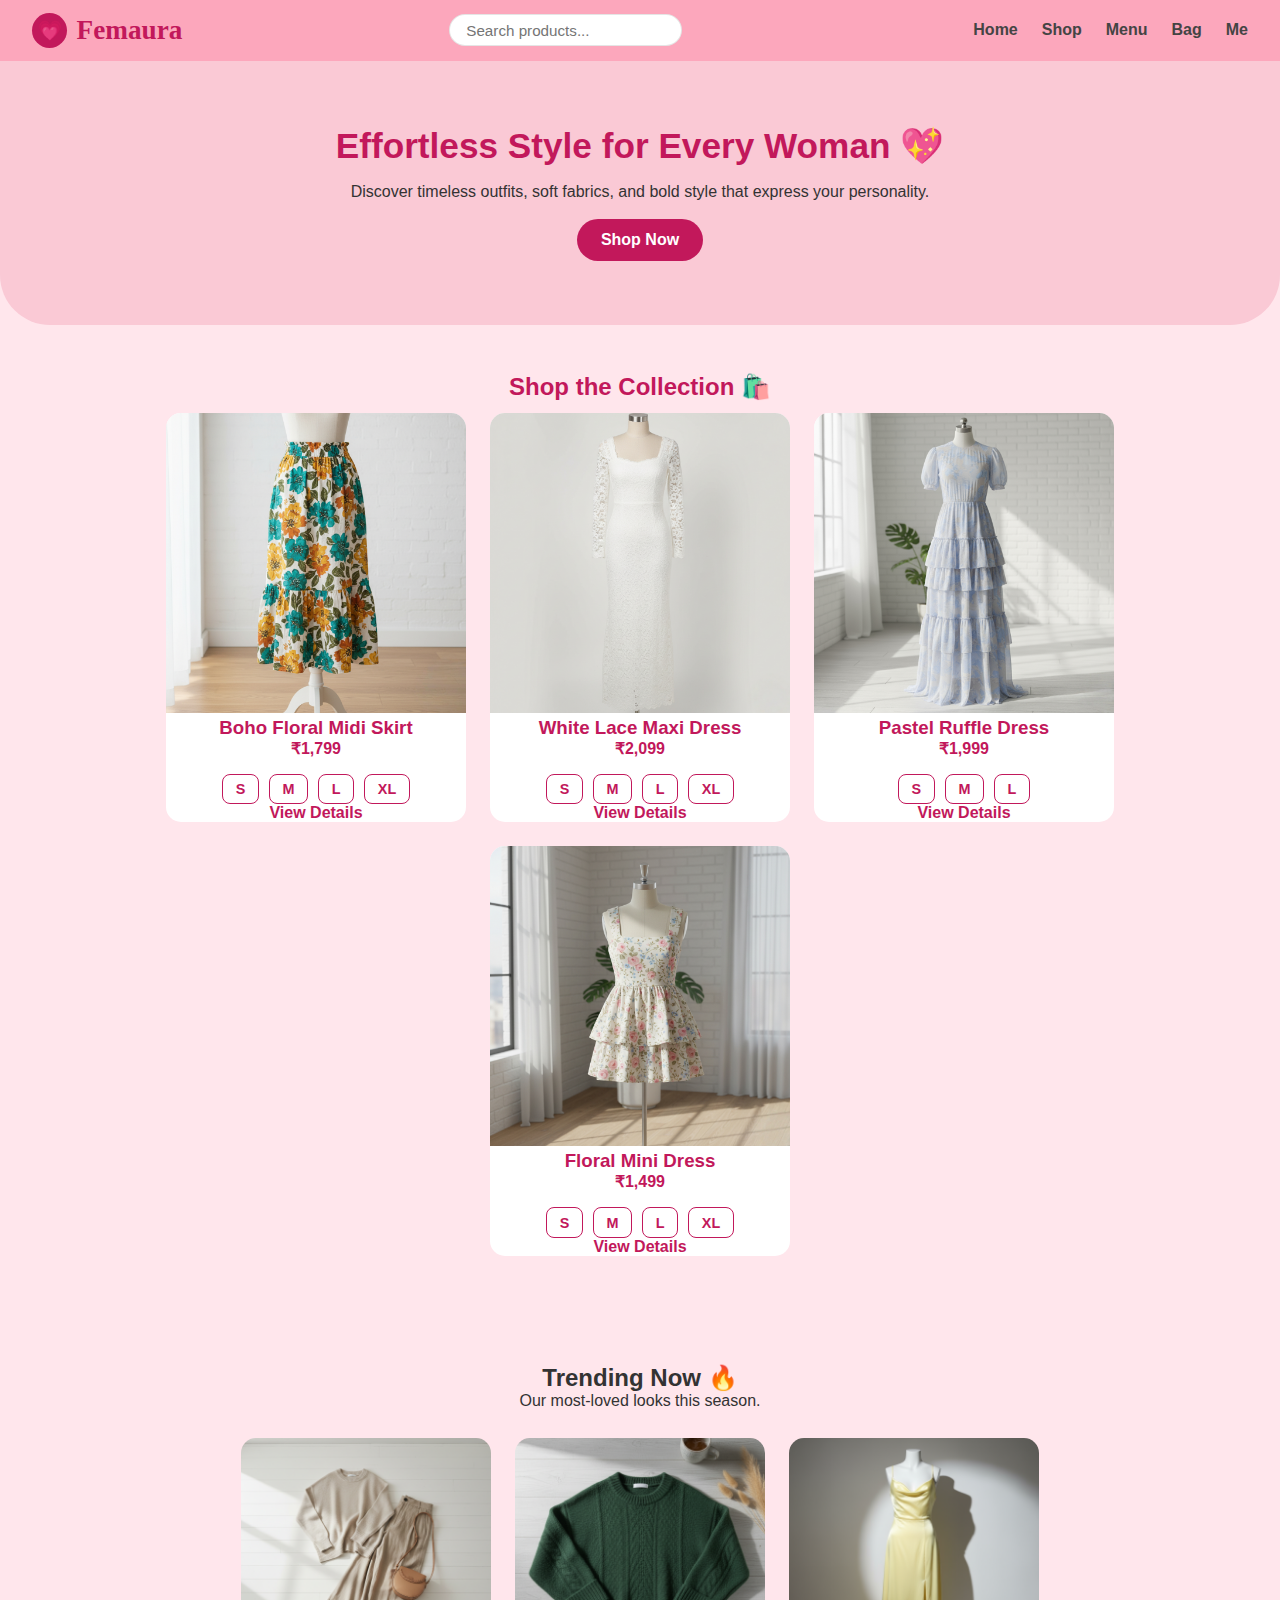
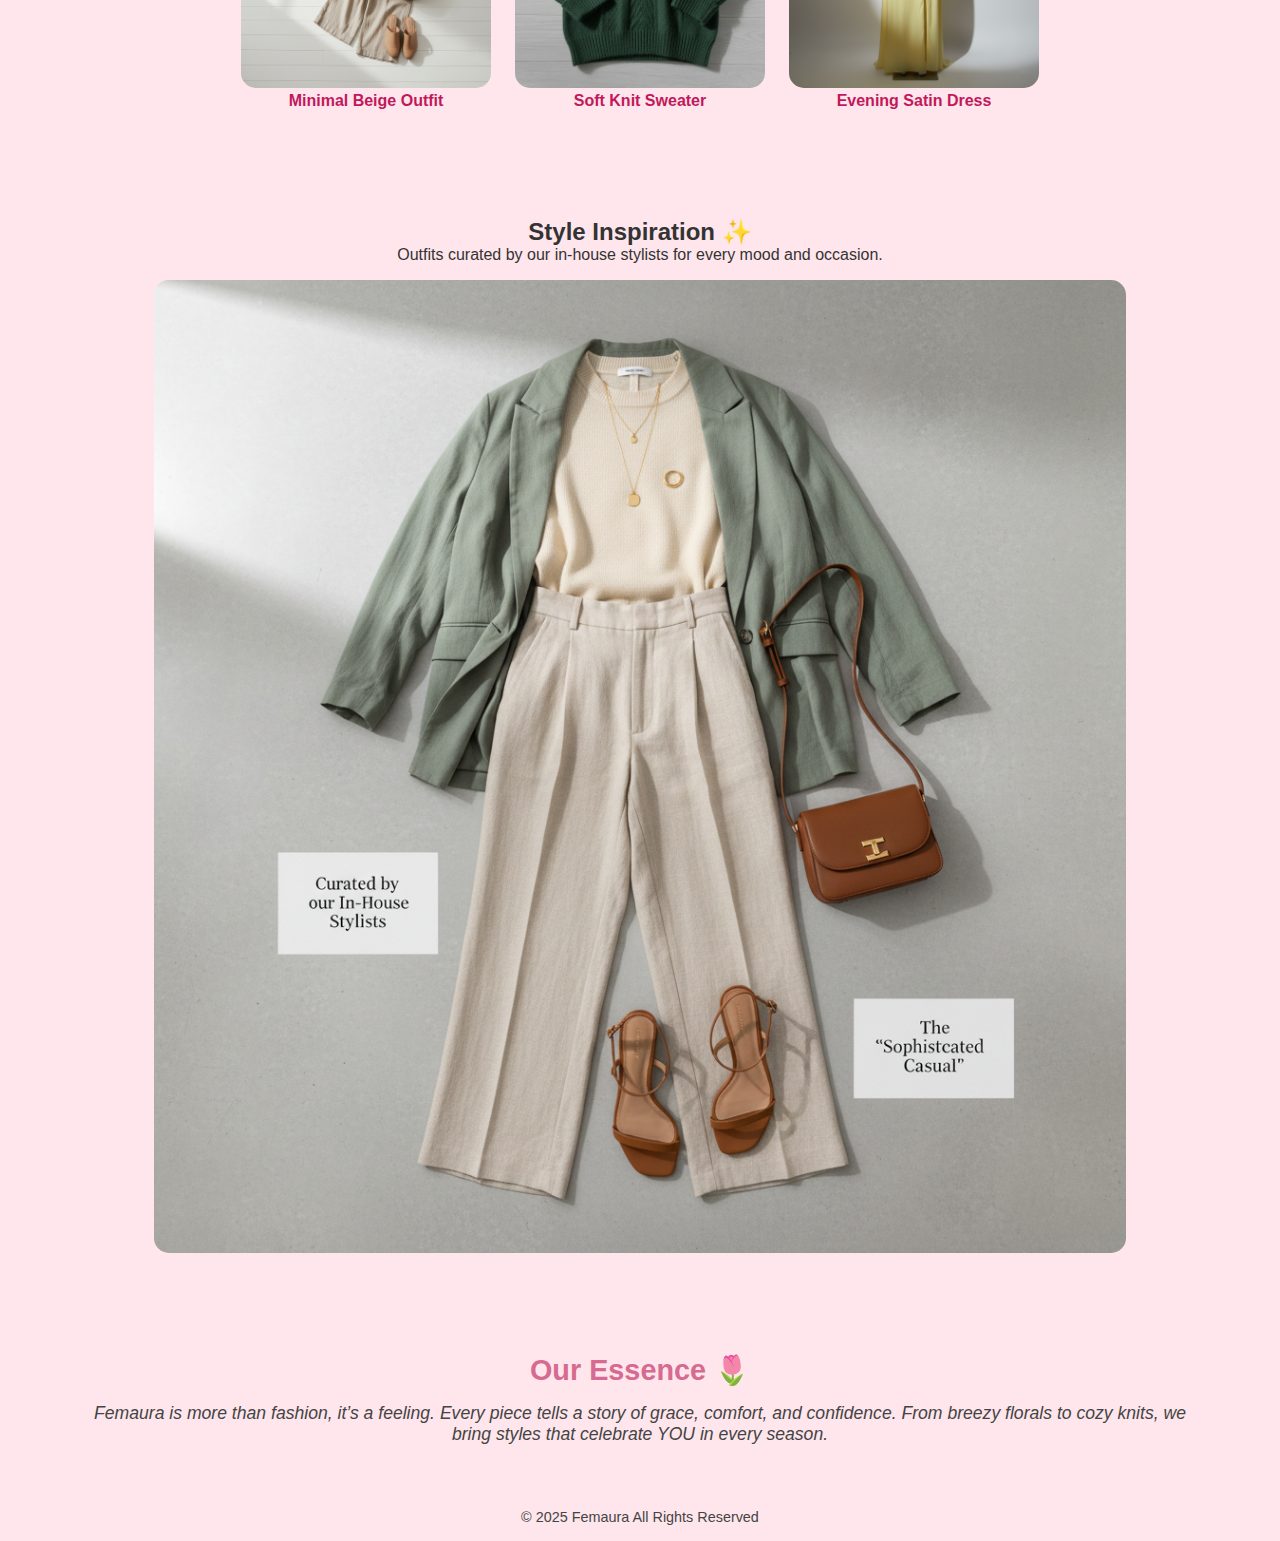
<file: index.html>
<!DOCTYPE html>
<html lang="en">
<head>
  <meta charset="UTF-8" >
  <meta name="viewport" content="width=device-width, initial-scale=1.0">
  <title>Femaura Women's Clothing </title>
  <link rel="stylesheet" href="style.css" >
  
</head>
<body>
  <header>
    <div class="logo">
      <div class="logo-badge">💗</div>
      <h1>Femaura</h1>
    </div>

    <form class="search-bar" >
      <input type="text" placeholder="Search products..." >
    </form>

    <nav>
      <ul>
        <li><a href="index.html" >Home</a></li>
        <li><a href="#shop">Shop</a></li>
        <li><a href="#menu">Menu</a></li>
        <li><a href="#bag">Bag</a></li>
        <li><a href="#me">Me</a></li>
      </ul>
    </nav>
  </header>

  <main>

    <section class="hero">
      <h2>Effortless Style for Every Woman 💖</h2>
      <p>Discover timeless outfits, soft fabrics, and bold style that express your personality.</p><br>
      <a href="#shop" class="btn">Shop Now</a>
    </section>
    
    <section id="shop" class="product-gallery">
      <h2>Shop the Collection 🛍️</h2>
      <div class="products">
        <article class="product-card">
          <a href="product.html" class="btn-secondary">
          <img src="bohoskirt.png" alt="Boho Floral Midi Skirt">
          <h3>Boho Floral Midi Skirt</h3>
          <p>₹1,799</p>
          <div class="sizes"><span>S</span><span>M</span><span>L</span><span>XL</span></div>
          <a href="product.html" class="btn-secondary">View Details</a>
        </article>

        <article class="product-card">
          <a href="product1.html" class="btn-secondary">
          <img src="whitelacedress.png" alt="White Lace Maxi Dress">
          <h3>White Lace Maxi Dress</h3>
          <p>₹2,099</p>
          <div class="sizes"><span>S</span><span>M</span><span>L</span><span>XL</span></div>
          <a href="product1.html" class="btn-secondary">View Details</a>
        </article>

        <article class="product-card">
          <a href="product2.html" class="btn-secondary">
          <img src="ruffledress.png" alt="Pastel Ruffle Dress">
          <h3>Pastel Ruffle Dress</h3>
          <p>₹1,999</p>
          <div class="sizes"><span>S</span><span>M</span><span>L</span></div>
          <a href="product2.html" class="btn-secondary">View Details</a>
        </article>

        <article class="product-card">
           <a href="product3.html" class="btn-secondary">
          <img src="minidress.png" alt="Floral Mini Dress">
          <h3>Floral Mini Dress</h3>
          <p>₹1,499</p>
          <div class="sizes"><span>S</span><span>M</span><span>L</span><span>XL</span></div>
          <a href="product3.html" class="btn-secondary">View Details</a>
        </article>
      </div>
    </section>
    <section id="menu" class="trending">
      <h2>Trending Now 🔥</h2>
      <p>Our most-loved looks this season.</p>
      <div class="trend-grid">
        <div class="trend-item">
          <a href="product4.html" class="btn-secondary">
            <img src="beige (2).png" alt="Minimal Beige Outfit">
            <h4>Minimal Beige Outfit</h4>
          </a>
        </div>
        <div class="trend-item">
          <a href="product5.html" class="btn-secondary">
           <img src="knitsweater.png" alt="Soft Knit Sweater">
           <h4>Soft Knit Sweater</h4>
          </a>
        </div>
        <div class="trend-item">
          <a href="product6.html" class="btn-secondary">
           <img src="satindress.png" alt="Evening Satin Dress">
           <h4>Evening Satin Dress</h4>
          </a>
        </div>
      </div>
    </section>


    <section  class="inspo">
      <h2>Style Inspiration ✨</h2>
      <p>Outfits curated by our in-house stylists for every mood and occasion.</p>
      <img src="outfitss.png" alt="Style Inspiration">
    </section>
    <section  class="story">
      <div class="story-text">
         <h2>Our Essence 🌷</h2>
            <p>
      Femaura is more than fashion, it’s a feeling.  
      Every piece tells a story of grace, comfort, and confidence.  
      From breezy florals to cozy knits, we bring styles that celebrate YOU in every season.
           </p>
      </div>
     </section>
  </main>

  <footer>
    <p>© 2025 Femaura  All Rights Reserved</p>
  </footer>
</body>
</html>
</file>
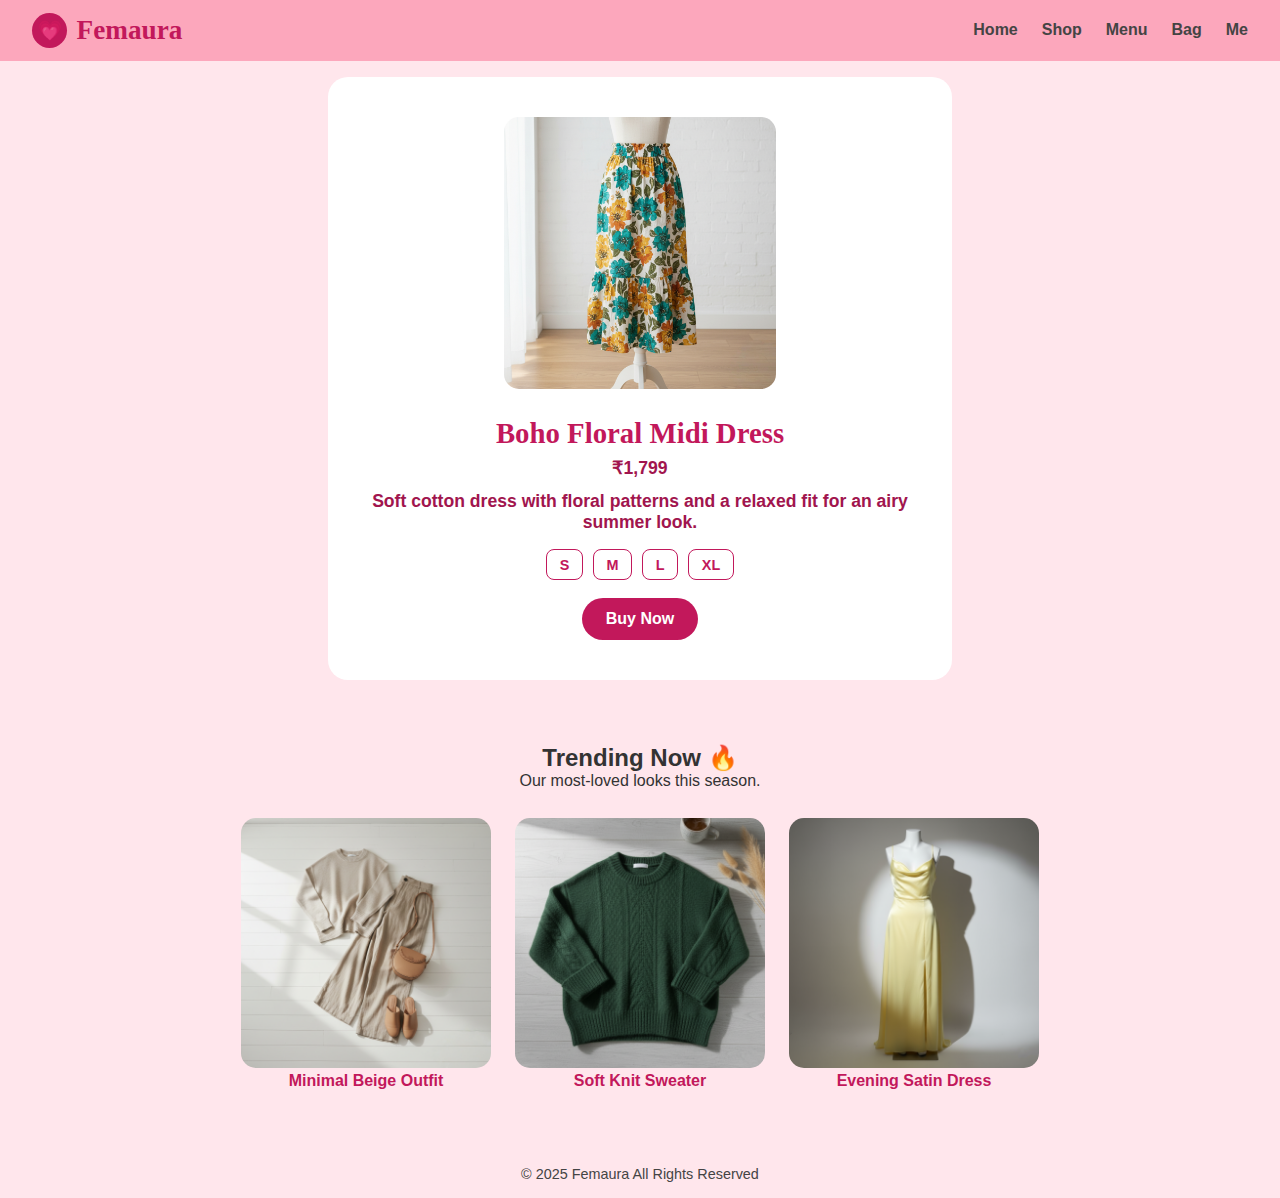
<file: product.html>
<!DOCTYPE html>
<html lang="en">
<head>
  <meta charset="UTF-8" >
  <meta name="viewport" content="width=device-width, initial-scale=1.0">
  <title>Boho Floral Midi Dress  Femaura</title>
  <link rel="stylesheet" href="style.css" >
</head>
<body>
  <header>
    <div class="logo">
      <div class="logo-badge">💗</div>
      <h1>Femaura</h1>
    </div>
    <nav>
      <ul>
        <li><a href="index.html" >Home</a></li>
        <li><a href="#shop">Shop</a></li>
        <li><a href="#menu">Menu</a></li>
        <li><a href="#bag">Bag</a></li>
        <li><a href="#me">Me</a></li>
      </ul>
    </nav>
  </header>
  <main>
   <div class="product-page">
    <div class="product-detail">
      <img src="bohoskirt.png" alt="Boho Floral Midi Dress">
      <h2>Boho Floral Midi Dress</h2>
      <p>₹1,799</p>
      <p>Soft cotton dress with floral patterns and a relaxed fit for an airy summer look.</p>
      <div class="sizes"><span>S</span><span>M</span><span>L</span><span>XL</span></div><br>
      <div class="btn">Buy Now</div>
    </div>
   </div>
       <section id="menu" class="trending">
      <h2>Trending Now 🔥</h2>
      <p>Our most-loved looks this season.</p>
      <div class="trend-grid">
        <div class="trend-item">
          <a href="product4.html" class="btn-secondary">
            <img src="beige (2).png" alt="Minimal Beige Outfit">
            <h4>Minimal Beige Outfit</h4>
          </a>
        </div>
        <div class="trend-item">
          <a href="product5.html" class="btn-secondary">
           <img src="knitsweater.png" alt="Soft Knit Sweater">
           <h4>Soft Knit Sweater</h4>
          </a>
        </div>
        <div class="trend-item">
          <a href="product6.html" class="btn-secondary">
           <img src="satindress.png" alt="Evening Satin Dress">
           <h4>Evening Satin Dress</h4>
          </a>
        </div>
      </div>
    </section>
  </main>
  <footer>
    <p>© 2025 Femaura  All Rights Reserved</p>
  </footer>
</body>
</html>
</file>
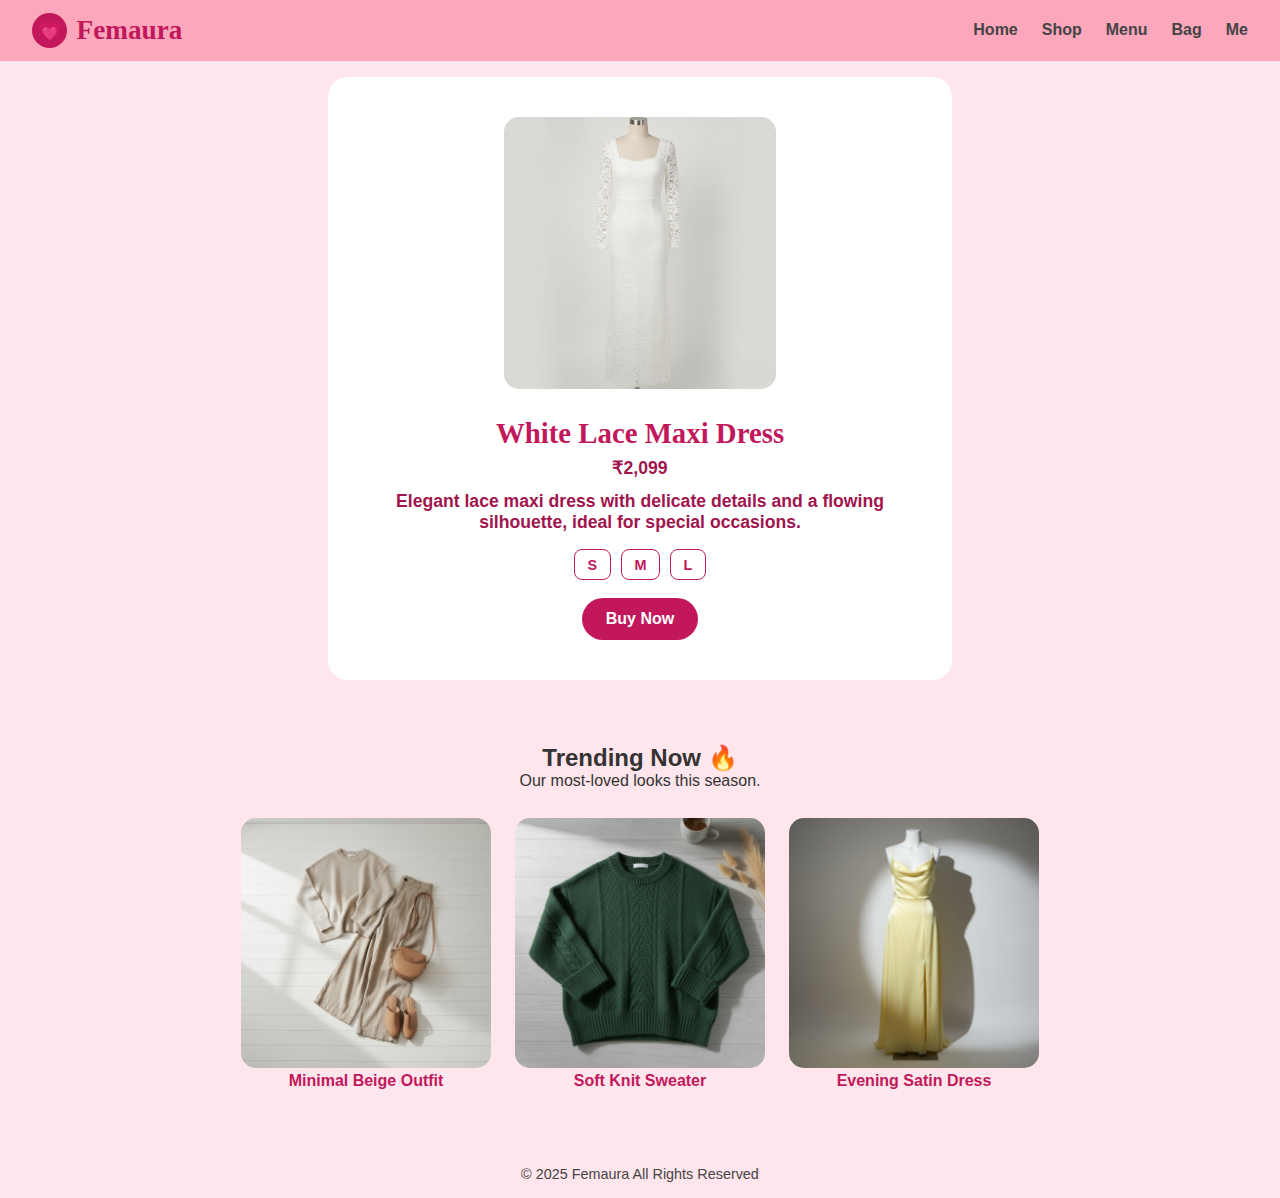
<file: product1.html>
<!DOCTYPE html>
<html lang="en">
<head>
  <meta charset="UTF-8" >
  <meta name="viewport" content="width=device-width, initial-scale=1.0">
  <title>White Lace Maxi Dress  Femaura</title>
  <link rel="stylesheet" href="style.css" >
</head>
<body>
  <header>
    <div class="logo">
      <div class="logo-badge">💗</div>
      <h1>Femaura</h1>
    </div>
    <nav>
      <ul>
        <li><a href="index.html" >Home</a></li>
        <li><a href="#shop">Shop</a></li>
        <li><a href="#menu">Menu</a></li>
        <li><a href="#bag">Bag</a></li>
        <li><a href="#me">Me</a></li>
      </ul>
    </nav>
  </header>
  <main>
   <div class="product-page">
    <div class="product-detail">
      <img src="whitelacedress.png" alt="White Lace Maxi Dress">
      <h2>White Lace Maxi Dress</h2>
      <p>₹2,099</p>
      <p>Elegant lace maxi dress with delicate details and a flowing silhouette, ideal for special occasions.</p>
      <div class="sizes"><span>S</span><span>M</span><span>L</span></div><br>
      <div class="btn">Buy Now</div><br>
    </div>
   </div>
       <section id="menu" class="trending">
      <h2>Trending Now 🔥</h2>
      <p>Our most-loved looks this season.</p>
      <div class="trend-grid">
        <div class="trend-item">
          <a href="product4.html" class="btn-secondary">
            <img src="beige (2).png" alt="Minimal Beige Outfit">
            <h4>Minimal Beige Outfit</h4>
          </a>
        </div>
        <div class="trend-item">
          <a href="product5.html" class="btn-secondary">
           <img src="knitsweater.png" alt="Soft Knit Sweater">
           <h4>Soft Knit Sweater</h4>
          </a>
        </div>
        <div class="trend-item">
          <a href="product6.html" class="btn-secondary">
           <img src="satindress.png" alt="Evening Satin Dress">
           <h4>Evening Satin Dress</h4>
          </a>
        </div>
      </div>
    </section>
  </main>

  <footer>
    <p>© 2025 Femaura  All Rights Reserved</p>
  </footer>
</body>
</html>
</file>
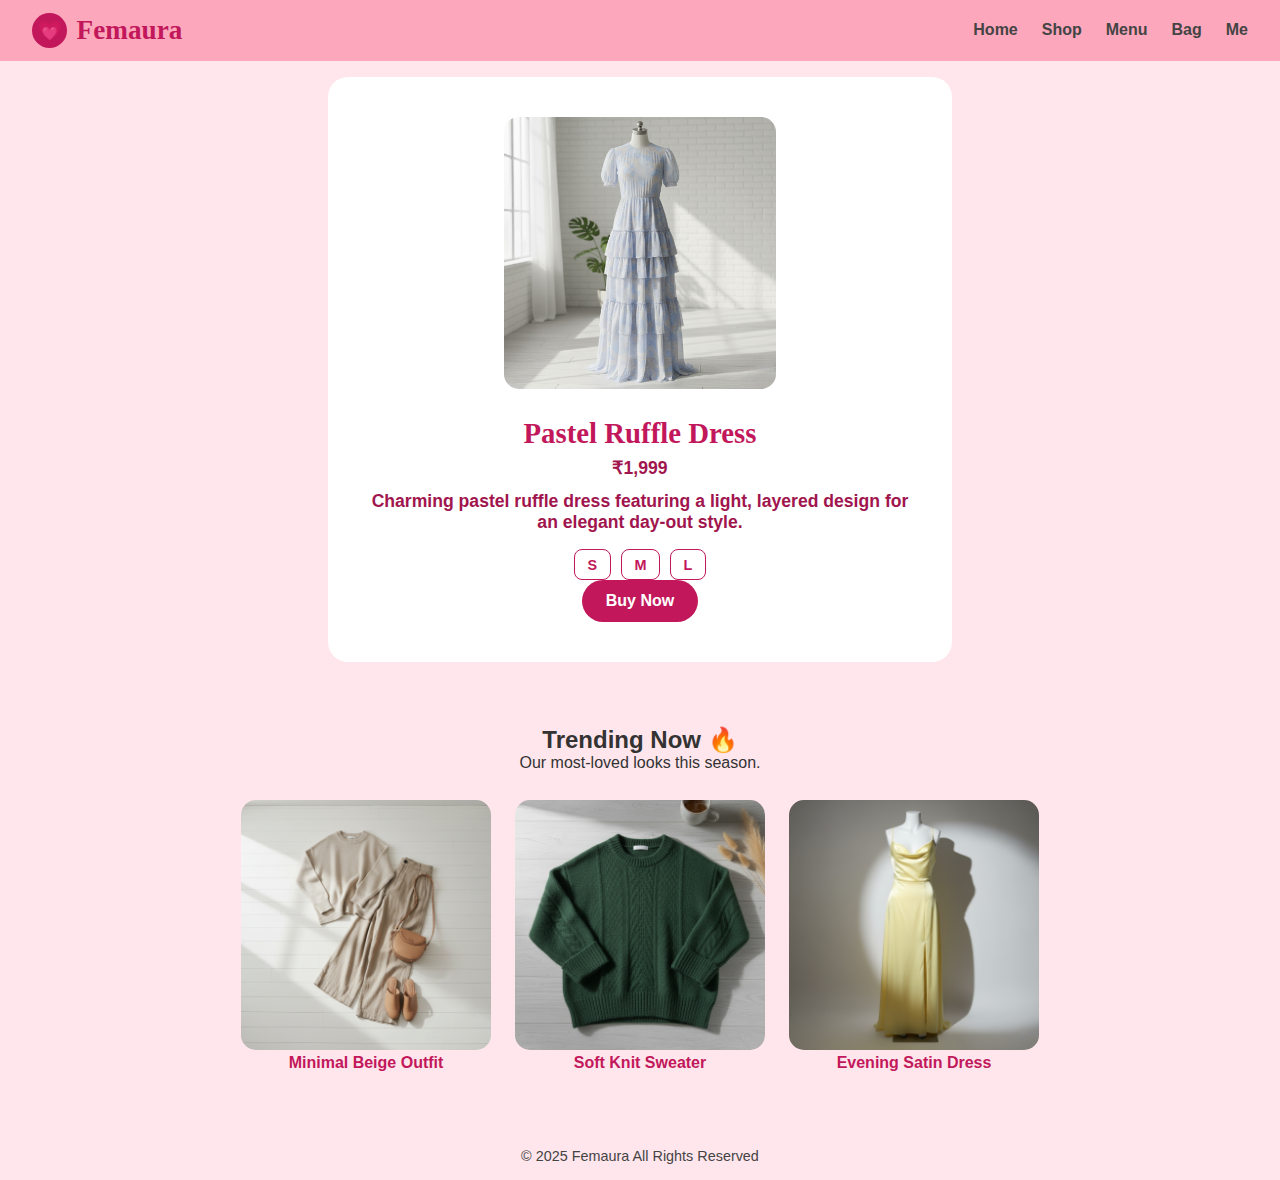
<file: product2.html>
<!DOCTYPE html>
<html lang="en">
<head>
  <meta charset="UTF-8" >
  <meta name="viewport" content="width=device-width, initial-scale=1.0">
  <title>Pastel Ruffle Dress  Femaura</title>
  <link rel="stylesheet" href="style.css" />
</head>
<body>
  <header>
    <div class="logo">
      <div class="logo-badge">💗</div>
      <h1>Femaura</h1>
    </div>
    <nav>
      <ul>
        <li><a href="index.html" >Home</a></li>
        <li><a href="#shop">Shop</a></li>
        <li><a href="#menu">Menu</a></li>
        <li><a href="#bag">Bag</a></li>
        <li><a href="#me">Me</a></li>
      </ul>
    </nav>
  </header>
  <main>
   <div class="product-page">
    <div class="product-detail">
      <img src="ruffledress.png" alt="Pastel Ruffle Dress">
      <h2>Pastel Ruffle Dress</h2>
      <p>₹1,999</p>
      <p>Charming pastel ruffle dress featuring a light, layered design for an elegant day-out style.</p>
      <div class="sizes"><span>S</span><span>M</span><span>L</span></div>
      <div class="btn">Buy Now</div><br>
    </div>
   </div>
       <section id="menu" class="trending">
      <h2>Trending Now 🔥</h2>
      <p>Our most-loved looks this season.</p>
      <div class="trend-grid">
        <div class="trend-item">
          <a href="product4.html" class="btn-secondary">
            <img src="beige (2).png" alt="Minimal Beige Outfit">
            <h4>Minimal Beige Outfit</h4>
          </a>
        </div>
        <div class="trend-item">
          <a href="product5.html" class="btn-secondary">
           <img src="knitsweater.png" alt="Soft Knit Sweater">
           <h4>Soft Knit Sweater</h4>
          </a>
        </div>
        <div class="trend-item">
          <a href="product6.html" class="btn-secondary">
           <img src="satindress.png" alt="Evening Satin Dress">
           <h4>Evening Satin Dress</h4>
          </a>
        </div>
      </div>
    </section>
  </main>

  <footer>
    <p>© 2025 Femaura  All Rights Reserved</p>
  </footer>
</body>
</html>
</file>
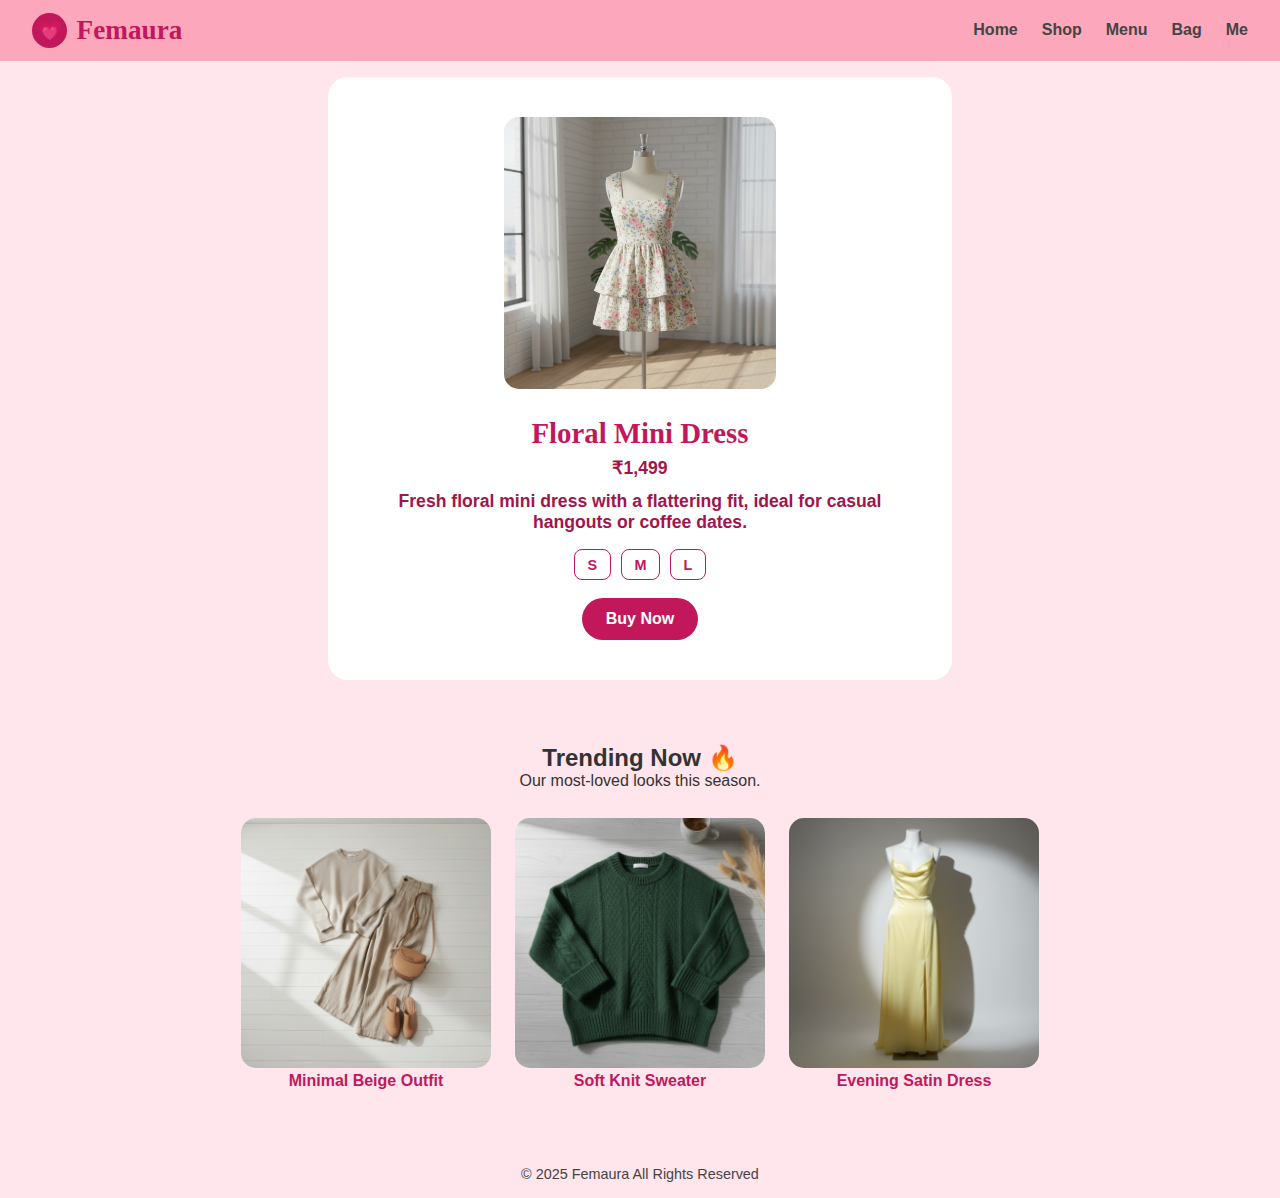
<file: product3.html>
<!DOCTYPE html>
<html lang="en">
<head>
  <meta charset="UTF-8" >
  <meta name="viewport" content="width=device-width, initial-scale=1.0">
  <title>Floral Mini Dress  Femaura</title>
  <link rel="stylesheet" href="style.css" />
</head>
<body>
  <header>
    <div class="logo">
      <div class="logo-badge">💗</div>
      <h1>Femaura</h1>
    </div>
    <nav>
      <ul>
        <li><a href="index.html" >Home</a></li>
        <li><a href="#shop">Shop</a></li>
        <li><a href="#menu">Menu</a></li>
        <li><a href="#bag">Bag</a></li>
        <li><a href="#me">Me</a></li>
      </ul>
    </nav>
  </header>
  <main>
   <div class="product-page">
    <div class="product-detail">
      <img src="minidress.png" alt="Floral Mini Dress">
      <h2>Floral Mini Dress</h2>
      <p>₹1,499</p>
      <p>Fresh floral mini dress with a flattering fit, ideal for casual hangouts or coffee dates.</p>
      <div class="sizes"><span>S</span><span>M</span><span>L</span></div><br>
      <div class="btn">Buy Now</div><br>
    </div>
   </div>
   <section id="menu" class="trending">
      <h2>Trending Now 🔥</h2>
      <p>Our most-loved looks this season.</p>
      <div class="trend-grid">
        <div class="trend-item">
          <a href="product4.html" class="btn-secondary">
            <img src="beige (2).png" alt="Minimal Beige Outfit">
            <h4>Minimal Beige Outfit</h4>
          </a>
        </div>
        <div class="trend-item">
          <a href="product5.html" class="btn-secondary">
           <img src="knitsweater.png" alt="Soft Knit Sweater">
           <h4>Soft Knit Sweater</h4>
          </a>
        </div>
        <div class="trend-item">
          <a href="product6.html" class="btn-secondary">
           <img src="satindress.png" alt="Evening Satin Dress">
           <h4>Evening Satin Dress</h4>
          </a>
        </div>
      </div>
    </section>
  </main>

  <footer>
    <p>© 2025 Femaura  All Rights Reserved</p>
  </footer>
</body>
</html>
</file>
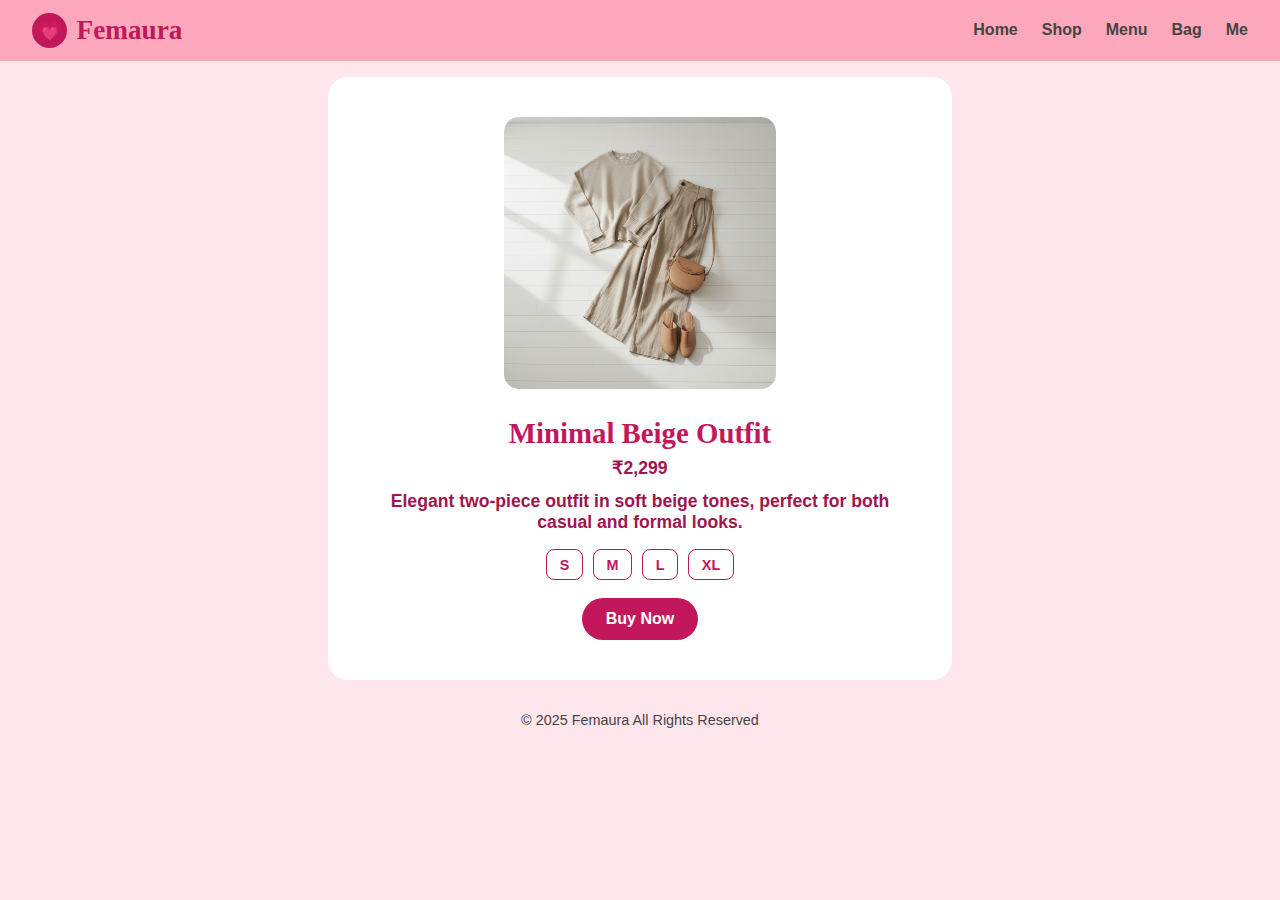
<file: product4.html>
<!DOCTYPE html>
<html lang="en">
<head>
  <meta charset="UTF-8" >
  <meta name="viewport" content="width=device-width, initial-scale=1.0">
  <title>Minimal Beige Outfit  Femaura</title>
  <link rel="stylesheet" href="style.css" >
</head>
<body>
  <header>
    <div class="logo">
      <div class="logo-badge">💗</div>
      <h1>Femaura</h1>
    </div>
    <nav>
      <ul>
        <li><a href="index.html" >Home</a></li>
        <li><a href="#shop">Shop</a></li>
        <li><a href="#menu">Menu</a></li>
        <li><a href="#bag">Bag</a></li>
        <li><a href="#me">Me</a></li>
      </ul>
    </nav>
  </header>

  <main class="product-page">
    <div class="product-detail">
      <img src="beige (2).png" alt="Minimal Beige Outfit">
      <h2>Minimal Beige Outfit</h2>
      <p>₹2,299</p>
      <p>Elegant two-piece outfit in soft beige tones, perfect for both casual and formal looks.</p>
      <div class="sizes"><span>S</span><span>M</span><span>L</span><span>XL</span></div><br>
      <div class="btn">Buy Now</div>
    </div>
  </main>

  <footer>
    <p>© 2025 Femaura  All Rights Reserved</p>
  </footer>
</body>
</html>
</file>
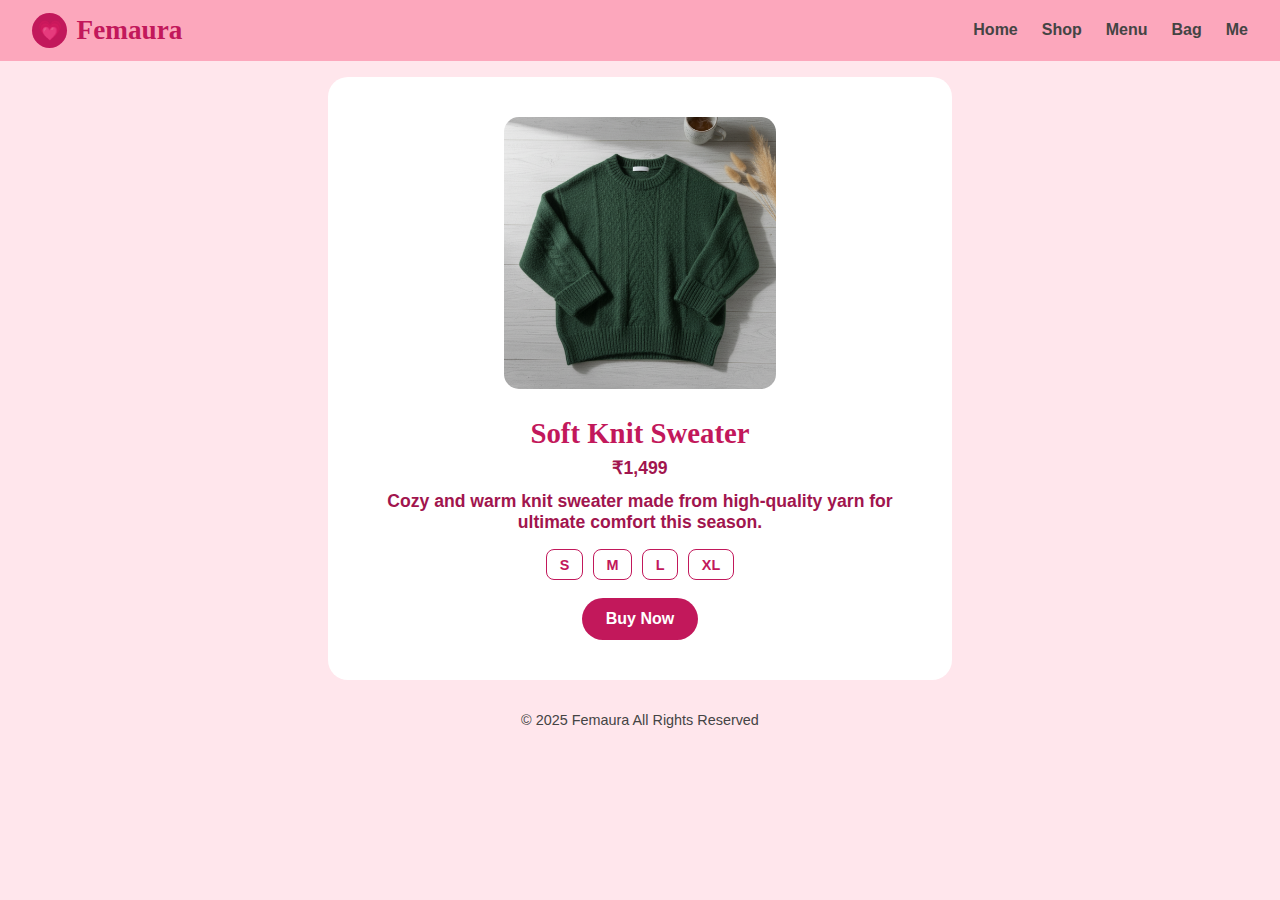
<file: product5.html>
<!DOCTYPE html>
<html lang="en">
<head>
  <meta charset="UTF-8" >
  <meta name="viewport" content="width=device-width, initial-scale=1.0">
  <title>Soft Knit Sweater  Femaura</title>
  <link rel="stylesheet" href="style.css" >
</head>
<body>
  <header>
    <div class="logo">
      <div class="logo-badge">💗</div>
      <h1>Femaura</h1>
    </div>
    <nav>
      <ul>
        <li><a href="index.html" >Home</a></li>
        <li><a href="#shop">Shop</a></li>
        <li><a href="#menu">Menu</a></li>
        <li><a href="#bag">Bag</a></li>
        <li><a href="#me">Me</a></li>
      </ul>
    </nav>
  </header>

  <main class="product-page">
    <div class="product-detail">
      <img src="knitsweater.png" alt="Soft Knit Sweater">
      <h2>Soft Knit Sweater</h2>
      <p>₹1,499</p>
      <p>Cozy and warm knit sweater made from high-quality yarn for ultimate comfort this season.</p>
      <div class="sizes"><span>S</span><span>M</span><span>L</span><span>XL</span></div><br>
      <div class="btn">Buy Now</div>
    </div>
  </main>

  <footer>
    <p>© 2025 Femaura  All Rights Reserved</p>
  </footer>
</body>
</html>
</file>
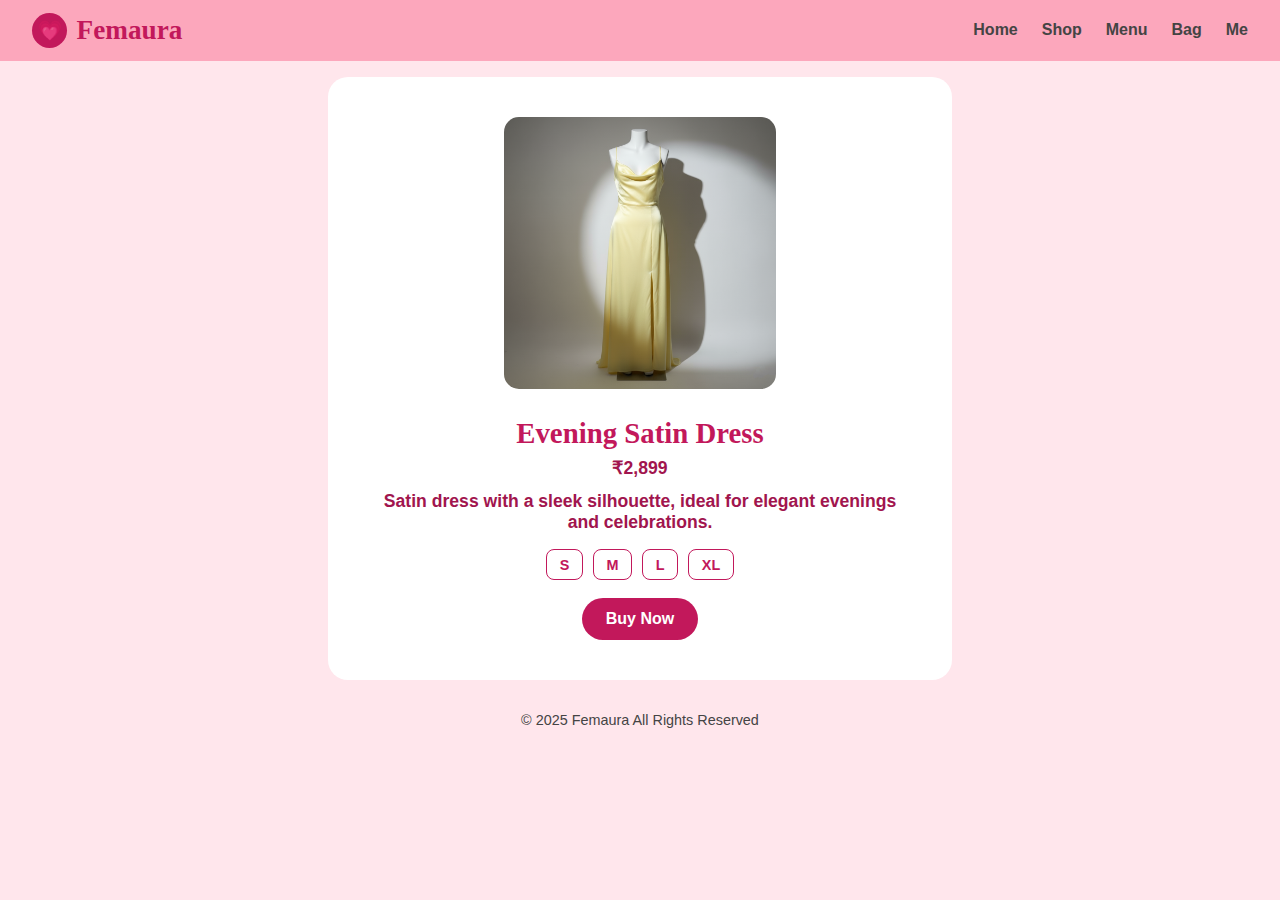
<file: product6.html>
<!DOCTYPE html>
<html lang="en">
<head>
  <meta charset="UTF-8" >
  <meta name="viewport" content="width=device-width, initial-scale=1.0">
  <title>Evening Satin Dress  Femaura</title>
  <link rel="stylesheet" href="style.css" >
</head>
<body>
  <header>
    <div class="logo">
      <div class="logo-badge">💗</div>
      <h1>Femaura</h1>
    </div>
    <nav>
      <ul>
        <li><a href="index.html" >Home</a></li>
        <li><a href="#shop">Shop</a></li>
        <li><a href="#menu">Menu</a></li>
        <li><a href="#bag">Bag</a></li>
        <li><a href="#me">Me</a></li>
      </ul>
    </nav>
  </header>

  <main class="product-page">
    <div class="product-detail">
      <img src="satindress.png" alt="Evening Satin Dress">
      <h2>Evening Satin Dress</h2>
      <p>₹2,899</p>
      <p>Satin dress with a sleek silhouette, ideal for elegant evenings and celebrations.</p>
      <div class="sizes"><span>S</span><span>M</span><span>L</span><span>XL</span></div><br>
      <div class="btn">Buy Now</div>
    </div>

  </main>

  <footer>
    <p>© 2025 Femaura  All Rights Reserved</p>
  </footer>
</body>
</html>
</file>
<file: style.css>
* {
  margin: 0;
  padding: 0;
  box-sizing: border-box;
}

body {
  font-family: "Poppins", sans-serif;
  background: #ffe6ec;
  color: #333;
}


header {
  background: #fca7bc;
  padding: 0.8rem 2rem;
  display: flex;
  align-items: center;
  justify-content: space-between;
  flex-wrap: wrap;
}

.logo {
  display: flex;
  align-items: center;
}

.logo-badge {
  background: #c2185b;
  color: #fff;
  font-weight: 700;
  font-size: 1.2rem;
  border-radius: 50%;
  width: 35px;
  height: 35px;
  display: flex;
  align-items: center;
  justify-content: center;
}

.logo h1 {
  font-family: "Playfair Display", serif;
  font-size: 1.7rem;
  color: #c2185b;
  margin-left: 0.6rem;
}


nav ul {
  list-style: none;
  display: flex;
}

nav li {
  margin-left: 1.5rem;
}

nav a {
  text-decoration: none;
  font-weight: 600;
  color: #444;
  padding-bottom: 3px;
}

nav a:hover,
nav a.active {
  color: #c2185b;
  border-bottom: 2px solid #c2185b;
}


.search-bar {
  display: flex;
  align-items: center;
}

.search-bar input {
  border: 1px solid rgba(0,0,0,0.1);
  border-radius: 20px;
  padding: 0.4rem 1rem;
  font-size: 0.95rem;
  background: #fff;
}


.hero {
  text-align: center;
  padding: 4rem 2rem;
  background: #fac9d5;
  border-bottom-left-radius: 50px;
  border-bottom-right-radius: 50px;
}

.hero h2 {
  font-size: 2.2rem;
  color: #c2185b;
  margin-bottom: 1rem;
}


.trending {
  text-align: center;
  padding: 3rem 2rem;
  background-color: #ffe6ec;
}

.trend-grid {
  display: flex;
  flex-wrap: wrap;
  justify-content: center;
  margin-top: 1rem;
}

.trend-item {
  width: 250px;
  text-align: center;
  margin: 0.75rem;
}

.trend-item img {
  width: 100%;
  border-radius: 15px;
}

.product-gallery {
  text-align: center;
  padding: 3rem 2rem;
  background-color: #ffe6ec;
}
.product-gallery h2{
  color: #c2185b;
}

.products {
  display: flex;
  flex-wrap: wrap;
  justify-content: center;
}

.product-card {
  background: #fff;
  border-radius: 15px;
  margin: 0.75rem;
  width: 300px;
  text-align: center;
}

.product-card img {
  width: 100%;
  height: 300px;
  border-top-left-radius: 15px;
  border-top-right-radius: 15px;
}

.sizes {
  display: flex;
  justify-content: center;
  margin-top: 1rem;
}

.sizes span {
  border: 1.5px solid #c2185b;
  border-radius: 8px;
  padding: 0.4rem 0.8rem;
  font-size: 0.9rem;
  color: #c2185b;
  font-weight: 600;
  margin: 0 0.3rem;
}

.sizes span:hover {
  background: #c2185b;
  color: #fff;
}

.btn, .btn-secondary {
  text-decoration: none;
  font-weight: 600;
  display: inline-block;
}

.btn {
  background: #c2185b;
  color: #fff;
  padding: 0.75rem 1.5rem;
  border-radius: 30px;
}

.btn:hover {
  background: #a1154e;
}

.btn-secondary {
  color: #c2185b;
}

.btn-secondary:hover {
  color: #a1154e;
}

.inspo {
  text-align: center;
  padding: 3rem 2rem;
  background-color: #ffe6ec;
}

.inspo img {
  margin-top: 1rem;
  width: 80%;
  border-radius: 15px;
}

.story {
  background: #ffe6ec;
  
  text-align: center;
  padding: 3rem 2rem;
}

.story-text {
  width: 90%;
  margin: 0 auto;
}

.story h2 {
  font-size: 1.8rem;
  color: #d66a91;
  margin-bottom: 1rem;
}

.story p {
  font-size: 1.1rem;
  color: #444;
  font-style: italic;
}

.product-page {
  display: flex;
  align-items: center;
  justify-content: center;
  background: #ffe6ec;
  padding: 1rem 1rem;
}

.product-detail {
  background: #fff;
  border-radius: 20px;
  padding: 2.5rem;
  width: 50%;
  text-align: center;
}

.product-detail img {
  width: 50%;
  border-radius: 15px;
  margin-bottom: 1.5rem;
}

.product-detail h2 {
  font-family: "Playfair Display", serif;
  font-size: 1.8rem;
  color: #c2185b;
  margin-bottom: 0.5rem;
}

.product-detail p {
  font-size: 1rem;
  color: #555;
  margin-bottom: 0.8rem;
  font-weight: 600;
  color: #a1154e;
  font-size: 1.1rem;
}



footer {
  text-align: center;
  background: #ffe6ec;
  padding: 1rem;
  font-size: 0.9rem;
  color: #444;
}
</file>
